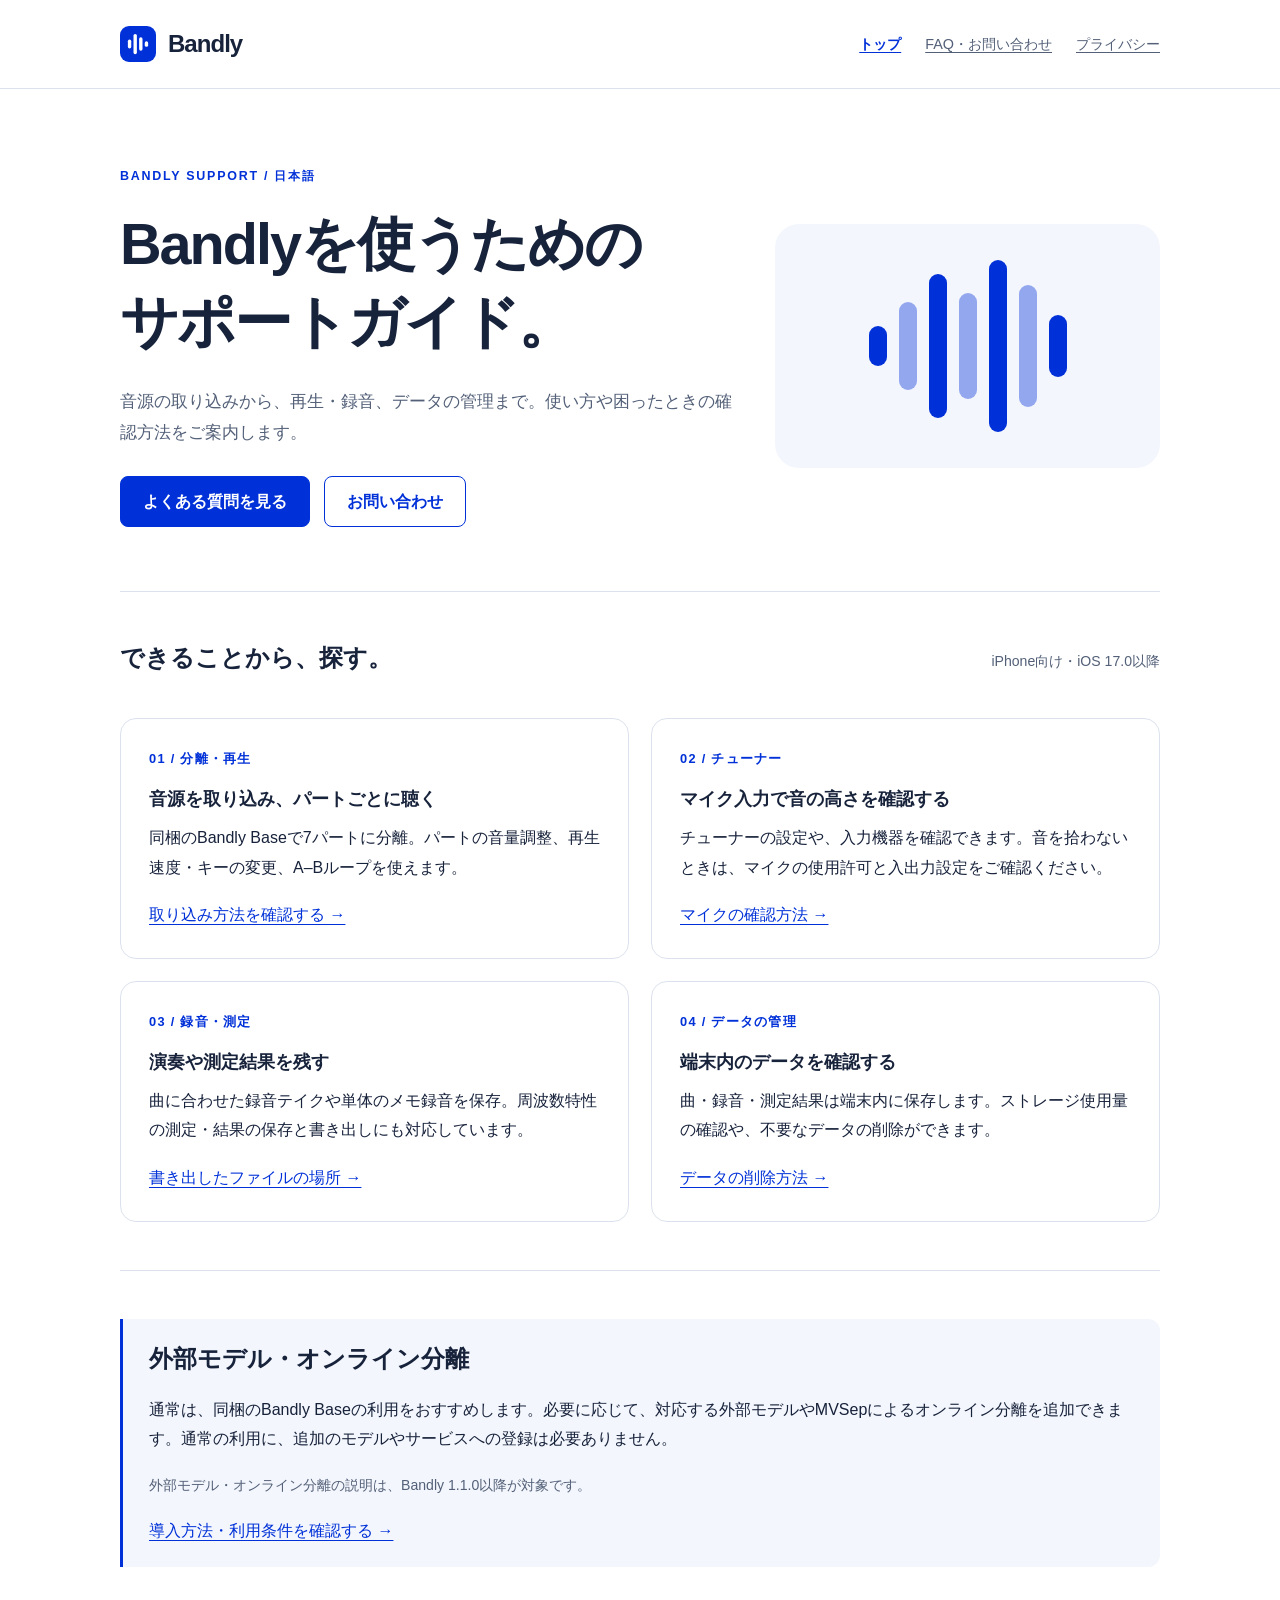
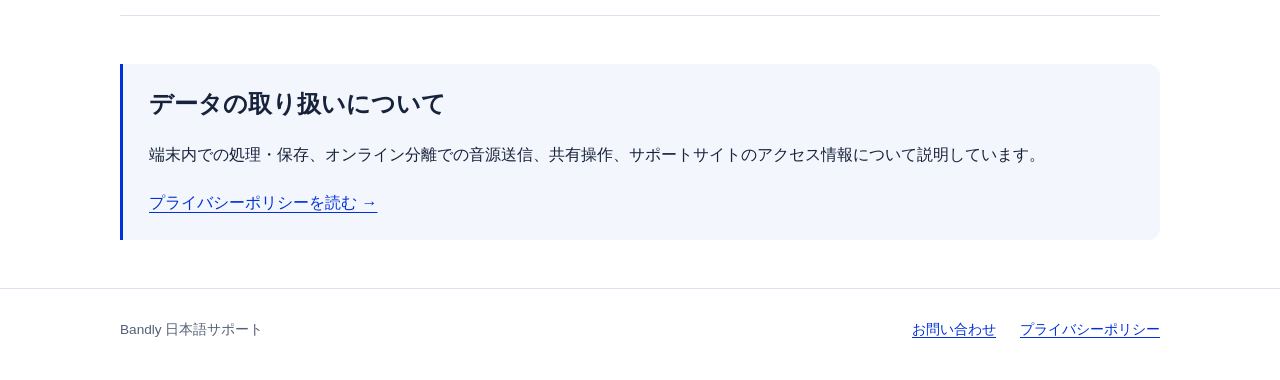
<file: support-site/index.html>
<!doctype html>
<html lang="ja">
<head>
  <meta charset="utf-8">
  <meta name="viewport" content="width=device-width, initial-scale=1">
  <meta name="description" content="Bandlyの日本語サポートサイト。使い方、よくある質問、お問い合わせ先、プライバシーポリシーをご案内します。">
  <title>Bandly｜日本語サポート</title>
  <link rel="icon" href="assets/favicon.svg" type="image/svg+xml">
  <link rel="stylesheet" href="assets/style.css">
</head>
<body>
  <a class="skip" href="#main">本文へ移動</a>
  <header class="site-header"><div class="wrap header-inner">
    <a class="brand" href="./"><img src="assets/favicon.svg" alt="" width="36" height="36">Bandly</a>
    <nav class="site-nav" aria-label="メインナビゲーション">
      <a href="./" aria-current="page">トップ</a><a href="support.html">FAQ・お問い合わせ</a><a href="privacy.html">プライバシー</a>
    </nav>
  </div></header>
  <main id="main" class="wrap">
    <section class="hero" aria-labelledby="title">
      <div><p class="eyebrow">BANDLY SUPPORT / 日本語</p>
        <h1 id="title">Bandlyを使うための<br>サポートガイド。</h1>
        <p class="lead">音源の取り込みから、再生・録音、データの管理まで。使い方や困ったときの確認方法をご案内します。</p>
        <div class="actions"><a class="button primary" href="support.html">よくある質問を見る</a><a class="button" href="support.html#contact">お問い合わせ</a></div>
      </div>
      <div class="signal" aria-hidden="true"><i style="--height:40px"></i><i style="--height:88px"></i><i style="--height:144px"></i><i style="--height:106px"></i><i style="--height:172px"></i><i style="--height:122px"></i><i style="--height:62px"></i></div>
    </section>
    <section class="section" aria-labelledby="features">
      <div class="section-heading"><h2 id="features">できることから、探す。</h2><p class="small">iPhone向け・iOS 17.0以降</p></div>
      <div class="grid">
        <article class="card"><p class="number">01 / 分離・再生</p><h3>音源を取り込み、パートごとに聴く</h3><p>同梱のBandly Baseで7パートに分離。パートの音量調整、再生速度・キーの変更、A–Bループを使えます。</p><a href="support.html#import">取り込み方法を確認する →</a></article>
        <article class="card"><p class="number">02 / チューナー</p><h3>マイク入力で音の高さを確認する</h3><p>チューナーの設定や、入力機器を確認できます。音を拾わないときは、マイクの使用許可と入出力設定をご確認ください。</p><a href="support.html#microphone">マイクの確認方法 →</a></article>
        <article class="card"><p class="number">03 / 録音・測定</p><h3>演奏や測定結果を残す</h3><p>曲に合わせた録音テイクや単体のメモ録音を保存。周波数特性の測定・結果の保存と書き出しにも対応しています。</p><a href="support.html#export">書き出したファイルの場所 →</a></article>
        <article class="card"><p class="number">04 / データの管理</p><h3>端末内のデータを確認する</h3><p>曲・録音・測定結果は端末内に保存します。ストレージ使用量の確認や、不要なデータの削除ができます。</p><a href="support.html#storage">データの削除方法 →</a></article>
      </div>
    </section>
    <section class="section" aria-labelledby="external-models"><div class="note"><h2 id="external-models">外部モデル・オンライン分離</h2><p>通常は、同梱のBandly Baseの利用をおすすめします。必要に応じて、対応する外部モデルやMVSepによるオンライン分離を追加できます。通常の利用に、追加のモデルやサービスへの登録は必要ありません。</p><p class="small">外部モデル・オンライン分離の説明は、Bandly 1.1.0以降が対象です。</p><a href="support.html#external-models">導入方法・利用条件を確認する →</a></div></section>
    <section class="section" aria-labelledby="privacy"><div class="note"><h2 id="privacy">データの取り扱いについて</h2><p>端末内での処理・保存、オンライン分離での音源送信、共有操作、サポートサイトのアクセス情報について説明しています。</p><a href="privacy.html">プライバシーポリシーを読む →</a></div></section>
  </main>
  <footer class="site-footer"><div class="wrap footer-inner"><p>Bandly 日本語サポート</p><div class="footer-links"><a href="support.html#contact">お問い合わせ</a><a href="privacy.html">プライバシーポリシー</a></div></div></footer>
</body>
</html>
</file>
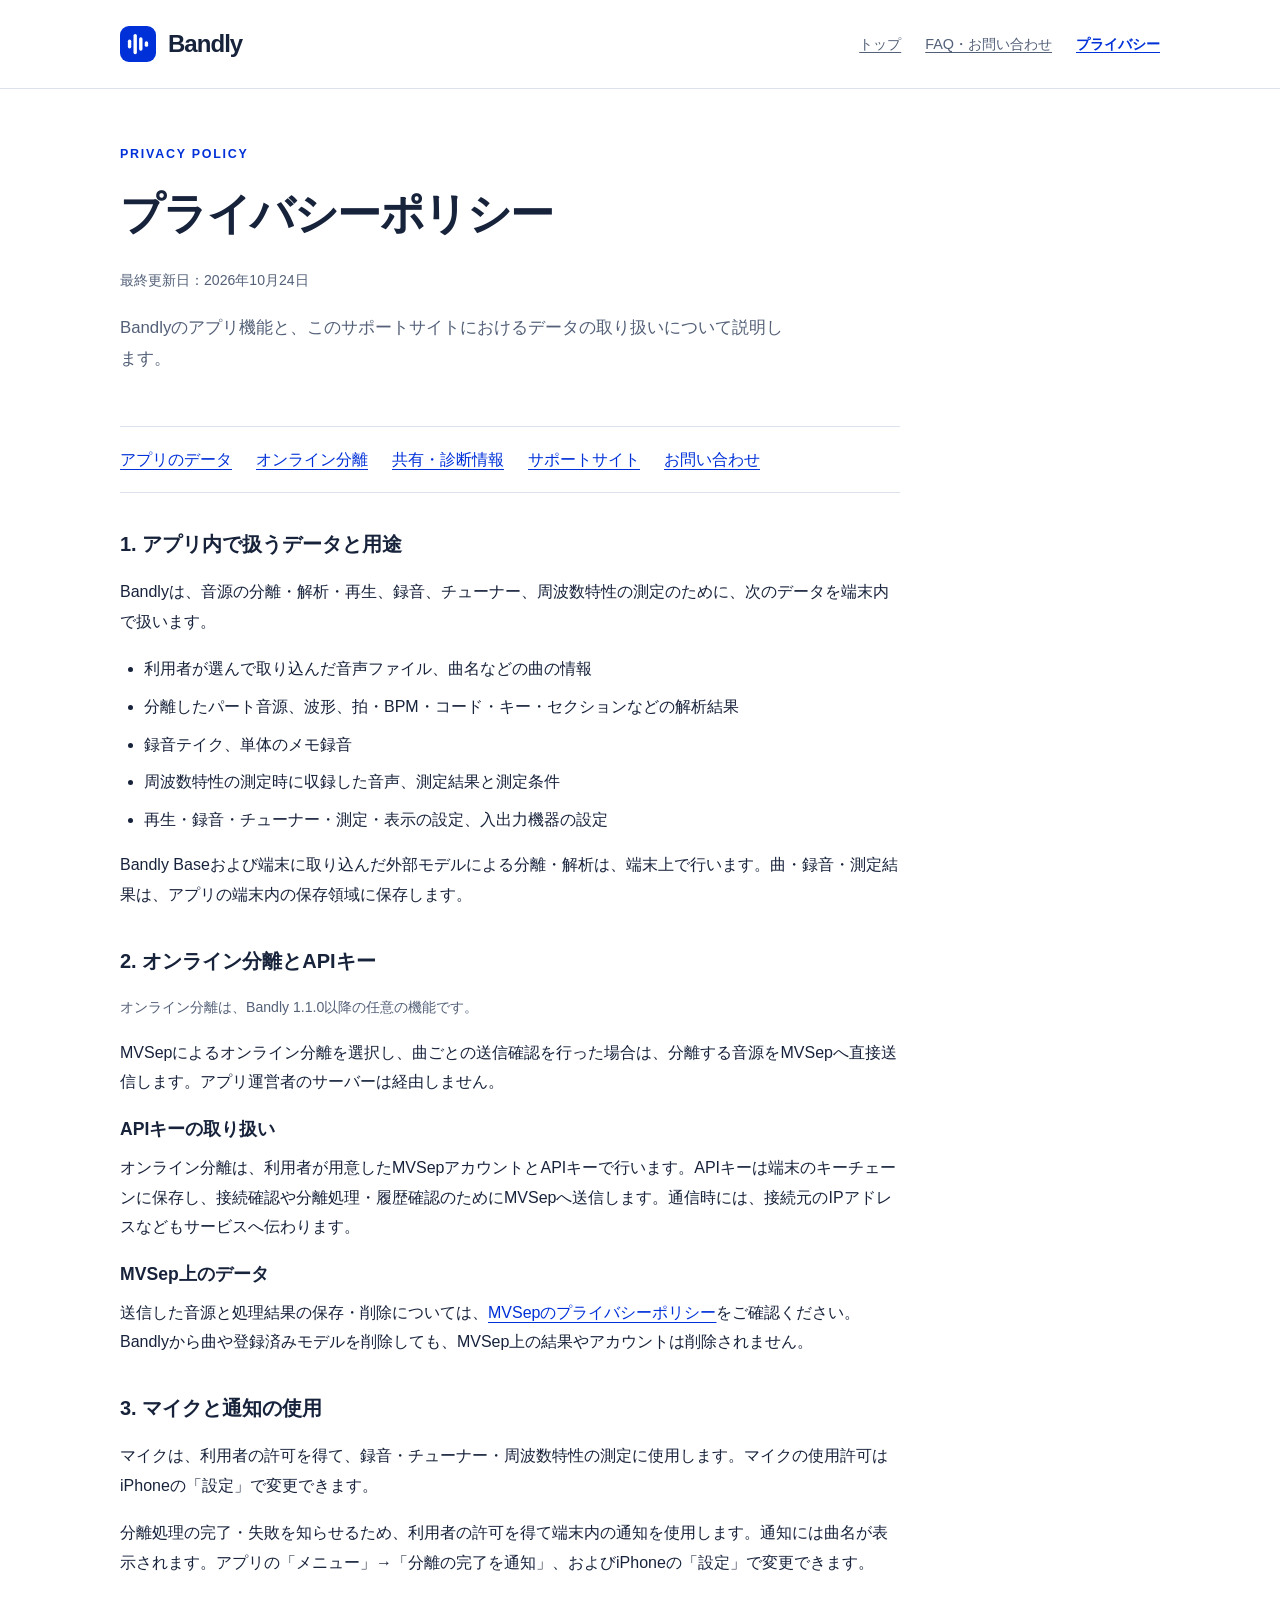
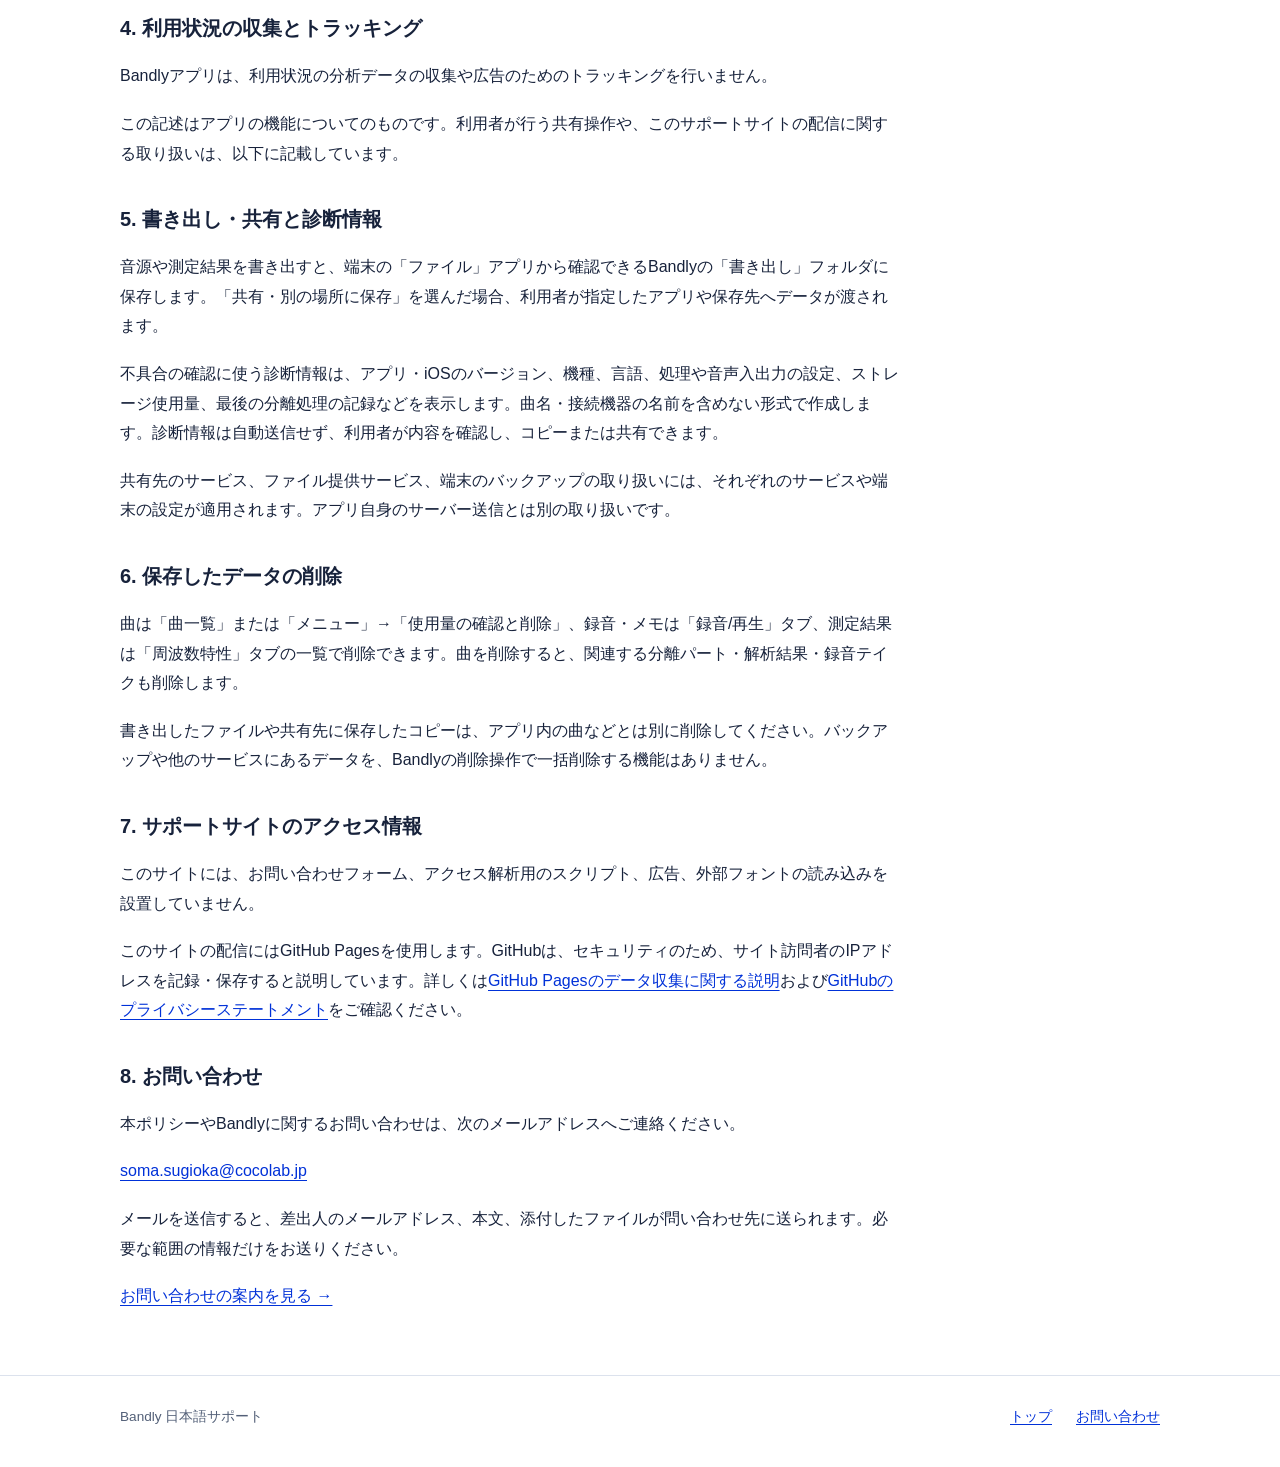
<file: support-site/privacy.html>
<!doctype html>
<html lang="ja">
<head>
  <meta charset="utf-8">
  <meta name="viewport" content="width=device-width, initial-scale=1">
  <meta name="description" content="Bandlyのプライバシーポリシー。端末内処理、MVSepへの音源送信、APIキー、共有、診断情報とサポートサイトの取り扱いを説明します。">
  <title>プライバシーポリシー｜Bandly</title>
  <link rel="icon" href="assets/favicon.svg" type="image/svg+xml">
  <link rel="stylesheet" href="assets/style.css">
</head>
<body>
  <a class="skip" href="#main">本文へ移動</a>
  <header class="site-header"><div class="wrap header-inner">
    <a class="brand" href="./"><img src="assets/favicon.svg" alt="" width="36" height="36">Bandly</a>
    <nav class="site-nav" aria-label="メインナビゲーション"><a href="./">トップ</a><a href="support.html">FAQ・お問い合わせ</a><a href="privacy.html" aria-current="page">プライバシー</a></nav>
  </div></header>
  <main id="main" class="wrap">
    <div class="page-head"><p class="eyebrow">PRIVACY POLICY</p><h1>プライバシーポリシー</h1><p class="small">最終更新日：2026年10月24日</p><p class="lead">Bandlyのアプリ機能と、このサポートサイトにおけるデータの取り扱いについて説明します。</p></div>
    <div class="content policy">
      <nav class="toc" aria-label="ページ内ナビゲーション"><a href="#app-data">アプリのデータ</a><a href="#online">オンライン分離</a><a href="#sharing">共有・診断情報</a><a href="#website">サポートサイト</a><a href="#contact">お問い合わせ</a></nav>
      <section id="app-data"><h2>1. アプリ内で扱うデータと用途</h2><p>Bandlyは、音源の分離・解析・再生、録音、チューナー、周波数特性の測定のために、次のデータを端末内で扱います。</p><ul><li>利用者が選んで取り込んだ音声ファイル、曲名などの曲の情報</li><li>分離したパート音源、波形、拍・BPM・コード・キー・セクションなどの解析結果</li><li>録音テイク、単体のメモ録音</li><li>周波数特性の測定時に収録した音声、測定結果と測定条件</li><li>再生・録音・チューナー・測定・表示の設定、入出力機器の設定</li></ul><p>Bandly Baseおよび端末に取り込んだ外部モデルによる分離・解析は、端末上で行います。曲・録音・測定結果は、アプリの端末内の保存領域に保存します。</p></section>
      <section id="online"><h2>2. オンライン分離とAPIキー</h2>
        <p class="small">オンライン分離は、Bandly 1.1.0以降の任意の機能です。</p>
        <p>MVSepによるオンライン分離を選択し、曲ごとの送信確認を行った場合は、分離する音源をMVSepへ直接送信します。アプリ運営者のサーバーは経由しません。</p>
        <h3>APIキーの取り扱い</h3><p>オンライン分離は、利用者が用意したMVSepアカウントとAPIキーで行います。APIキーは端末のキーチェーンに保存し、接続確認や分離処理・履歴確認のためにMVSepへ送信します。通信時には、接続元のIPアドレスなどもサービスへ伝わります。</p>
        <h3>MVSep上のデータ</h3><p>送信した音源と処理結果の保存・削除については、<a href="https://mvsep.com/en/privacy-policy">MVSepのプライバシーポリシー</a>をご確認ください。Bandlyから曲や登録済みモデルを削除しても、MVSep上の結果やアカウントは削除されません。</p>
      </section>
      <section><h2>3. マイクと通知の使用</h2><p>マイクは、利用者の許可を得て、録音・チューナー・周波数特性の測定に使用します。マイクの使用許可はiPhoneの「設定」で変更できます。</p><p>分離処理の完了・失敗を知らせるため、利用者の許可を得て端末内の通知を使用します。通知には曲名が表示されます。アプリの「メニュー」→「分離の完了を通知」、およびiPhoneの「設定」で変更できます。</p></section>
      <section><h2>4. 利用状況の収集とトラッキング</h2><p>Bandlyアプリは、利用状況の分析データの収集や広告のためのトラッキングを行いません。</p><p>この記述はアプリの機能についてのものです。利用者が行う共有操作や、このサポートサイトの配信に関する取り扱いは、以下に記載しています。</p></section>
      <section id="sharing"><h2>5. 書き出し・共有と診断情報</h2><p>音源や測定結果を書き出すと、端末の「ファイル」アプリから確認できるBandlyの「書き出し」フォルダに保存します。「共有・別の場所に保存」を選んだ場合、利用者が指定したアプリや保存先へデータが渡されます。</p><p>不具合の確認に使う診断情報は、アプリ・iOSのバージョン、機種、言語、処理や音声入出力の設定、ストレージ使用量、最後の分離処理の記録などを表示します。曲名・接続機器の名前を含めない形式で作成します。診断情報は自動送信せず、利用者が内容を確認し、コピーまたは共有できます。</p><p>共有先のサービス、ファイル提供サービス、端末のバックアップの取り扱いには、それぞれのサービスや端末の設定が適用されます。アプリ自身のサーバー送信とは別の取り扱いです。</p></section>
      <section><h2>6. 保存したデータの削除</h2><p>曲は「曲一覧」または「メニュー」→「使用量の確認と削除」、録音・メモは「録音/再生」タブ、測定結果は「周波数特性」タブの一覧で削除できます。曲を削除すると、関連する分離パート・解析結果・録音テイクも削除します。</p><p>書き出したファイルや共有先に保存したコピーは、アプリ内の曲などとは別に削除してください。バックアップや他のサービスにあるデータを、Bandlyの削除操作で一括削除する機能はありません。</p></section>
      <section id="website"><h2>7. サポートサイトのアクセス情報</h2><p>このサイトには、お問い合わせフォーム、アクセス解析用のスクリプト、広告、外部フォントの読み込みを設置していません。</p><p>このサイトの配信にはGitHub Pagesを使用します。GitHubは、セキュリティのため、サイト訪問者のIPアドレスを記録・保存すると説明しています。詳しくは<a href="https://docs.github.com/en/pages/getting-started-with-github-pages/what-is-github-pages#data-collection">GitHub Pagesのデータ収集に関する説明</a>および<a href="https://docs.github.com/en/site-policy/privacy-policies/github-general-privacy-statement">GitHubのプライバシーステートメント</a>をご確認ください。</p></section>
      <section id="contact"><h2>8. お問い合わせ</h2><p>本ポリシーやBandlyに関するお問い合わせは、次のメールアドレスへご連絡ください。</p><p><a href="mailto:soma.sugioka@cocolab.jp">soma.sugioka@cocolab.jp</a></p><p>メールを送信すると、差出人のメールアドレス、本文、添付したファイルが問い合わせ先に送られます。必要な範囲の情報だけをお送りください。</p><a href="support.html#contact">お問い合わせの案内を見る →</a></section>
    </div>
  </main>
  <footer class="site-footer"><div class="wrap footer-inner"><p>Bandly 日本語サポート</p><div class="footer-links"><a href="./">トップ</a><a href="support.html#contact">お問い合わせ</a></div></div></footer>
</body>
</html>
</file>
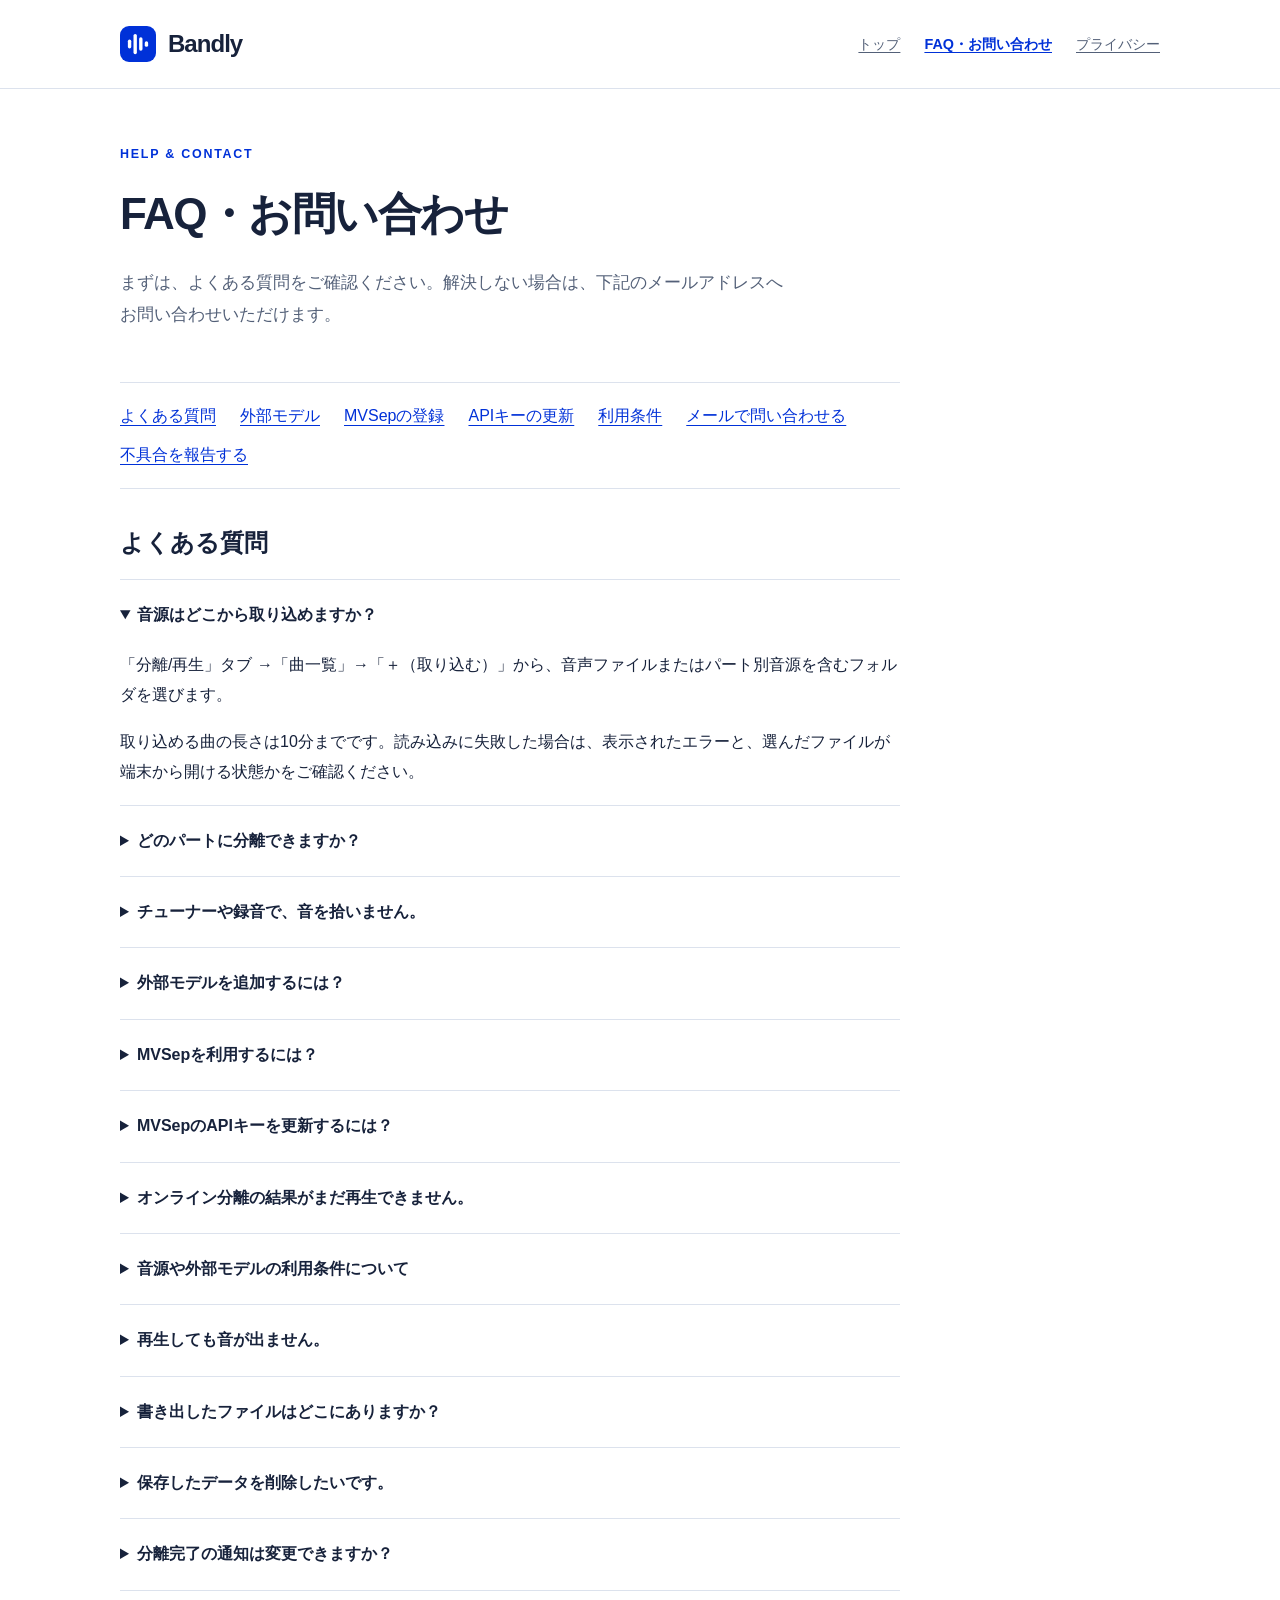
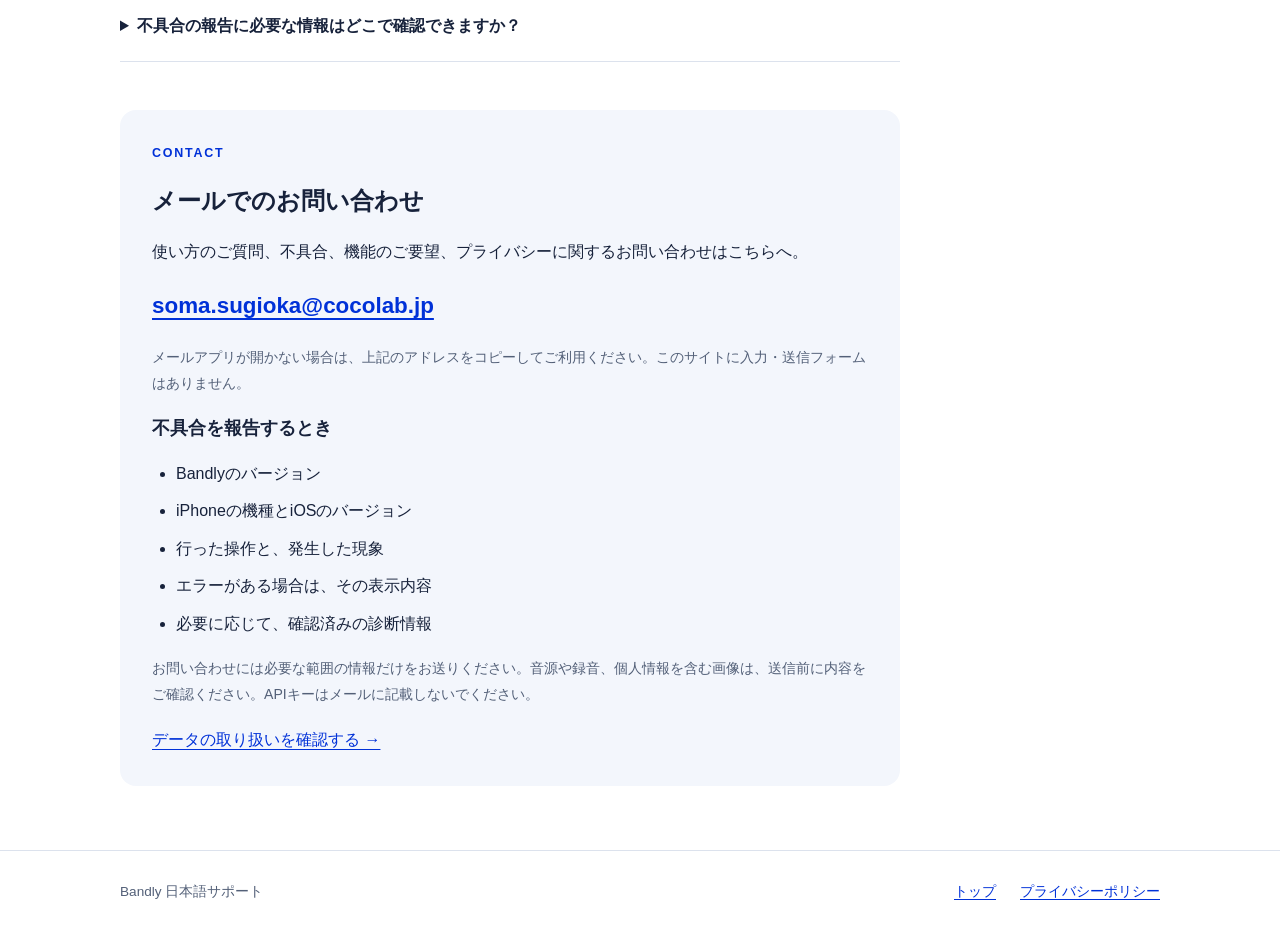
<file: support-site/support.html>
<!doctype html>
<html lang="ja">
<head>
  <meta charset="utf-8">
  <meta name="viewport" content="width=device-width, initial-scale=1">
  <meta name="description" content="BandlyのFAQとお問い合わせ先。外部モデルの導入、MVSepの登録とAPIキー更新、音源の取り込み、データ削除をご案内します。">
  <title>FAQ・お問い合わせ｜Bandly</title>
  <link rel="icon" href="assets/favicon.svg" type="image/svg+xml">
  <link rel="stylesheet" href="assets/style.css">
</head>
<body>
  <a class="skip" href="#main">本文へ移動</a>
  <header class="site-header"><div class="wrap header-inner">
    <a class="brand" href="./"><img src="assets/favicon.svg" alt="" width="36" height="36">Bandly</a>
    <nav class="site-nav" aria-label="メインナビゲーション"><a href="./">トップ</a><a href="support.html" aria-current="page">FAQ・お問い合わせ</a><a href="privacy.html">プライバシー</a></nav>
  </div></header>
  <main id="main" class="wrap">
    <div class="page-head"><p class="eyebrow">HELP &amp; CONTACT</p><h1>FAQ・お問い合わせ</h1><p class="lead">まずは、よくある質問をご確認ください。解決しない場合は、下記のメールアドレスへお問い合わせいただけます。</p></div>
    <div class="content">
      <nav class="toc" aria-label="ページ内ナビゲーション"><a href="#faq">よくある質問</a><a href="#external-models">外部モデル</a><a href="#mvsep">MVSepの登録</a><a href="#api-key">APIキーの更新</a><a href="#usage-rights">利用条件</a><a href="#contact">メールで問い合わせる</a><a href="#report">不具合を報告する</a></nav>
      <h2 id="faq">よくある質問</h2>
      <div class="faq">
        <details id="import" open><summary>音源はどこから取り込めますか？</summary><div><p>「分離/再生」タブ →「曲一覧」→「＋（取り込む）」から、音声ファイルまたはパート別音源を含むフォルダを選びます。</p><p>取り込める曲の長さは10分までです。読み込みに失敗した場合は、表示されたエラーと、選んだファイルが端末から開ける状態かをご確認ください。</p></div></details>
        <details><summary>どのパートに分離できますか？</summary><div><p>同梱のBandly Baseは、ボーカル・ドラム・ベース・ギター・ピアノ・ブラス・その他の7パートを出力します。分離処理は端末上で行います。</p><p>分離結果は元の音源によって異なります。必要なパートの音量を調整してご利用ください。</p></div></details>
        <details id="microphone"><summary>チューナーや録音で、音を拾いません。</summary><div><ol><li>Bandlyのマイク使用を許可しているか、iPhoneの「設定」で確認してください。</li><li>「メニュー」→「入出力の詳細設定」で、入力機器と入力レベルをご確認ください。</li><li>外部機器を使用する場合は、接続と選択中の入力をご確認ください。</li></ol><p>マイクは、録音・チューナー・周波数特性の測定に使用します。</p></div></details>
        <details id="external-models"><summary>外部モデルを追加するには？</summary><div>
          <p class="small">外部モデル・オンライン分離の説明は、Bandly 1.1.0以降が対象です。</p>
          <p>通常は、同梱のBandly Baseの利用をおすすめします。外部モデルは、必要に応じて追加する任意の機能です。通常の利用に、追加のモデルやサービスへの登録は必要ありません。</p>
          <p>Bandlyで技術的な互換性を確認しているDemucs系のファイルは、次のONNXファイルです。</p>
          <ul><li><code>htdemucs_6s.onnx</code></li><li><code>htdemucs_6s_fp16weights.onnx</code></li></ul>
          <p>ファイルは、<a href="https://huggingface.co/StemSplitio/htdemucs-6s-onnx/tree/main">Demucs系ONNXモデルのダウンロードページ（StemSplitio／Hugging Face）</a>で確認できます。</p>
          <p>このページの掲載は、取得・利用の推奨や利用許諾の保証を意味しません。配布元と元のモデルの利用条件を確認し、ご自身の用途で利用できるファイルをご用意ください。</p>
          <ol><li>ファイルをiPhoneの「ファイル」アプリから選べる場所に保存します。</li><li>Bandlyの「メニュー」→「分離モデル」→「外部モデルを取り込む」→「ファイルから」を開き、ファイルを選択します。</li><li>検査結果を確認し、使用可能になったら「このモデルを使う」を選択します。</li></ol>
          <p>同じファイル名でも、内容が異なるものは使用できない場合があります。また、端末の空きメモリによっては実行できません。</p>
        </div></details>
        <details id="mvsep"><summary>MVSepを利用するには？</summary><div>
          <p>MVSepは、音源をサービスへ送信して分離する任意のオンライン機能です（Bandly 1.1.0以降）。ご自身のMVSepアカウントとAPIキーが必要です。</p>
          <h3>APIキーの取得と登録</h3>
          <ol><li><a href="https://mvsep.com/">MVSep公式サイト</a>でアカウントを作成し、ログインします。すでにアカウントがある場合は、そのアカウントでログインしてください。</li><li><a href="https://mvsep.com/user-api">APIキーページ</a>を開き、画面の案内に従ってAPIキーを取得・コピーします。</li><li>Bandlyの「メニュー」→「分離モデル」→「外部モデルを取り込む」→「API キーで追加」を開きます。</li><li>サービス欄に「MVSep」、APIキー欄に取得したキーを入力し、「追加」を押します。</li><li>検査後に「MVSep（吹奏楽）」または「MVSep（バンド）」を開き、「このモデルを使う」を選択します。</li></ol>
          <p>吹奏楽では、トランペット・トロンボーン・ホルン・チューバ・サックス・フルート・クラリネットとその他の8パート、バンドでは、ボーカル・ドラム・ベース・ギター・ピアノとその他の6パートを扱います。分離結果は元の音源によって異なります。</p>
          <p>音源の取り込み時には、表示される送信先・費用の説明を確認してから「確認して送信を開始」を押してください。利用条件・費用は、ご自身のアカウントと処理内容に従います。詳しくは<a href="privacy.html#online">オンライン分離とAPIキーの取り扱い</a>をご確認ください。</p>
        </div></details>
        <details id="api-key"><summary>MVSepのAPIキーを更新するには？</summary><div>
          <p>APIキーは、無効になった場合やMVSepから更新の案内があった場合に、再発行・再登録が必要です。定期的にMVSepの案内を確認してください。</p>
          <p>Bandlyに「API キーの更新が必要」と表示された場合は、次の手順で更新します。</p>
          <ol><li>MVSepにログインし、<a href="https://mvsep.com/user-api">APIキーページ</a>で新しいキーを取得します。</li><li>Bandlyの「メニュー」→「分離モデル」から、登録済みの「MVSep（吹奏楽）」または「MVSep（バンド）」を開きます。</li><li>「API キーを変更」を押し、新しいキーを入力して「変更」を押します。</li></ol>
          <p>同じキーを共有する登録済みモデルにも、変更が反映されます。</p>
          <p>APIキーが無効な間は、新しい分離処理の送信が止まります。すでにMVSepで受け付けられた処理の進行確認と、結果の取得は継続します。</p>
          <p>APIキーは第三者に共有せず、問い合わせメールにも記載しないでください。</p>
        </div></details>
        <details id="online-progress"><summary>オンライン分離の結果がまだ再生できません。</summary><div><p>曲の「⋯」→「処理状況の確認」で、サービス側の処理、結果の取得、音源の検証、再生準備の状況を確認できます。</p><p>一時的な通信失敗では、結果の取得を自動で再試行します。自動で復帰しない場合は、同じ画面の案内に従ってください。結果の再取得や保存済み結果の再検証は、新たに分離を依頼する操作とは異なります。</p><p>受付済みの分離はサービス側で進みます。アプリ側の処理が進まない場合は、Bandlyを開いて前面に戻してください。アプリで停止しても、サービス側の処理取消や返金が確定するわけではありません。</p></div></details>
        <details id="usage-rights"><summary>音源や外部モデルの利用条件について</summary><div><p>音源の取り込み・オンライン送信・分離結果の利用に必要な権利や許諾をご確認ください。</p><p>外部モデルには、その配布元や元のモデルの利用条件が適用されます。MVSepには、<a href="https://mvsep.com/en/terms">サービスの利用規約</a>と、利用するモデルごとの条件が適用されます。</p><p>Bandlyで技術的に読み込み・実行できることは、あらゆる用途での利用が許諾されていることを意味しません。</p></div></details>
        <details><summary>再生しても音が出ません。</summary><div><p>iPhoneと接続機器の音量、選択している出力先、各パートの音量・ミュートをご確認ください。「メニュー」→「入出力の詳細設定」でも現在の機器を確認できます。</p></div></details>
        <details id="export"><summary>書き出したファイルはどこにありますか？</summary><div><p>iPhoneの「ファイル」アプリ →「このiPhone内」→「Bandly」→「書き出し」に保存されます。</p><p>書き出し完了画面の「共有・別の場所に保存」から、共有先や別の保存先を選べます。共有先に送ったファイルは、そのサービスやアプリでも管理してください。</p></div></details>
        <details id="storage"><summary>保存したデータを削除したいです。</summary><div><ul><li><strong>曲：</strong>「曲一覧」、または「メニュー」→「使用量の確認と削除」で削除します。曲に関連する分離パート・解析結果・録音テイクも削除されます。</li><li><strong>録音・メモ：</strong>「録音/再生」タブの一覧で削除します。</li><li><strong>測定結果：</strong>「周波数特性」タブの一覧で削除します。</li><li><strong>一時ファイル：</strong>「メニュー」→「使用量の確認と削除」→「一時ファイルを削除」で整理できます。</li></ul><p>書き出したファイルや、共有先・別の保存先にあるコピーは別に削除してください。必要な音源は、削除前に書き出して保存してください。</p></div></details>
        <details id="notifications"><summary>分離完了の通知は変更できますか？</summary><div><p>「メニュー」→「分離の完了を通知」で切り替えます。通知が届かない場合は、iPhoneの「設定」でBandlyの通知が許可されているかをご確認ください。通知には曲名が表示されます。</p><p>MVSepでは、サービス側の分離完了後、結果の取得と端末内での再生準備が必要です。開始済みの再生準備が、iOSの許可する時間内にバックグラウンドで完了した場合は、通知設定に従って完了を通知します。サービス側の分離完了だけでは通知されません。準備が中断された場合は、Bandlyを前面に戻すと再開します。</p></div></details>
        <details><summary>不具合の報告に必要な情報はどこで確認できますか？</summary><div><p>「メニュー」→「このアプリについて」でバージョンを確認できます。同じ画面の「診断情報」から、アプリ・端末・設定の情報を表示し、コピーまたは共有できます。</p><p>診断情報は自動送信されません。内容をご確認のうえ、必要に応じて報告に添えてください。</p></div></details>
      </div>
      <section id="contact" class="contact" aria-labelledby="contact-title">
        <p class="eyebrow">CONTACT</p><h2 id="contact-title">メールでのお問い合わせ</h2><p>使い方のご質問、不具合、機能のご要望、プライバシーに関するお問い合わせはこちらへ。</p>
        <p class="email"><a href="mailto:soma.sugioka@cocolab.jp">soma.sugioka@cocolab.jp</a></p>
        <p class="small">メールアプリが開かない場合は、上記のアドレスをコピーしてご利用ください。このサイトに入力・送信フォームはありません。</p>
        <h3 id="report">不具合を報告するとき</h3><ul><li>Bandlyのバージョン</li><li>iPhoneの機種とiOSのバージョン</li><li>行った操作と、発生した現象</li><li>エラーがある場合は、その表示内容</li><li>必要に応じて、確認済みの診断情報</li></ul>
        <p class="small">お問い合わせには必要な範囲の情報だけをお送りください。音源や録音、個人情報を含む画像は、送信前に内容をご確認ください。APIキーはメールに記載しないでください。</p><a href="privacy.html">データの取り扱いを確認する →</a>
      </section>
    </div>
  </main>
  <footer class="site-footer"><div class="wrap footer-inner"><p>Bandly 日本語サポート</p><div class="footer-links"><a href="./">トップ</a><a href="privacy.html">プライバシーポリシー</a></div></div></footer>
</body>
</html>
</file>
<file: support-site/assets/style.css>
:root{color-scheme:light;--ink:#17223b;--muted:#536078;--blue:#0031d8;--line:#dce2ed;--paper:#fff;--wash:#f3f6fc;--radius:16px;font-family:-apple-system,BlinkMacSystemFont,"Hiragino Sans","Noto Sans JP","Yu Gothic",sans-serif;font-size:16px;line-height:1.85;color:var(--ink);background:var(--paper)}
*{box-sizing:border-box}body{margin:0}a{color:var(--blue);text-underline-offset:.22em;overflow-wrap:anywhere}a:hover{text-decoration-thickness:2px}a:focus-visible,summary:focus-visible{outline:3px solid var(--blue);outline-offset:5px;border-radius:3px}h1,h2,h3,p{margin-top:0}h1{font-size:clamp(2rem,5vw,3.6rem);line-height:1.35;letter-spacing:-.035em;margin-bottom:24px}h2{font-size:1.5rem;line-height:1.5;margin-bottom:18px}h3{font-size:1.1rem;line-height:1.6;margin-bottom:10px}p{margin-bottom:18px}ul,ol{padding-left:1.5em}li+li{margin-top:8px}.wrap{width:min(1040px,calc(100% - 48px));margin-inline:auto}.skip{position:absolute;left:16px;top:-100px;padding:10px 20px;background:#fff;z-index:2}.skip:focus{top:12px}.site-header{border-bottom:1px solid var(--line)}.header-inner{display:flex;align-items:center;justify-content:space-between;gap:24px;min-height:88px}.brand{display:inline-flex;gap:12px;align-items:center;color:var(--ink);text-decoration:none;font-size:1.5rem;font-weight:750;letter-spacing:-.04em}.brand img{width:36px;height:36px}.site-nav{display:flex;flex-wrap:wrap;gap:8px 24px;font-size:.9rem}.site-nav a{color:var(--muted);padding-block:10px}.site-nav a[aria-current=page]{color:var(--blue);font-weight:700}.hero{display:grid;grid-template-columns:1.6fr 1fr;gap:40px;align-items:center;padding-block:76px 64px}.eyebrow{font-size:.78rem;font-weight:750;letter-spacing:.14em;color:var(--blue);margin-bottom:18px}.lead{font-size:1.05rem;color:var(--muted);max-width:40em}.actions{display:flex;flex-wrap:wrap;gap:14px;margin-top:28px}.button{display:inline-flex;align-items:center;justify-content:center;min-height:48px;padding:10px 22px;border-radius:8px;font-weight:700;text-decoration:none;border:1px solid var(--blue);color:var(--blue);background:#fff}.button.primary{color:#fff;background:var(--blue)}.button:hover{box-shadow:0 3px 12px #0031d81a}.signal{height:244px;background:var(--wash);border-radius:24px;display:flex;gap:12px;align-items:center;justify-content:center;padding:32px}.signal i{display:block;flex:1;max-width:18px;border-radius:10px;background:var(--blue);height:var(--height)}.signal i:nth-child(even){opacity:.4}.section{padding-block:48px;border-top:1px solid var(--line)}.section-heading{display:flex;justify-content:space-between;align-items:baseline;gap:24px;margin-bottom:24px}.grid{display:grid;grid-template-columns:repeat(2,minmax(0,1fr));gap:22px}.card{border:1px solid var(--line);border-radius:var(--radius);padding:28px}.card p:last-child{margin-bottom:0}.number{font-variant-numeric:tabular-nums;color:var(--blue);font-size:.8rem;font-weight:700;letter-spacing:.1em;margin-bottom:14px}.note{background:var(--wash);border-left:3px solid var(--blue);padding:22px 26px;border-radius:0 12px 12px 0}.note p:last-child{margin-bottom:0}.page-head{padding-block:54px 34px;max-width:780px}.page-head h1{font-size:clamp(2rem,4vw,2.75rem)}.content{max-width:780px;padding-bottom:64px}.toc{display:flex;flex-wrap:wrap;gap:10px 24px;padding-block:18px;border-block:1px solid var(--line);margin-bottom:36px}.faq{border-top:1px solid var(--line)}details{border-bottom:1px solid var(--line)}summary{cursor:pointer;padding:22px 34px 22px 0;font-weight:700;line-height:1.65}details>div{padding:0 0 18px}details p:last-child{margin-bottom:0}.contact{margin-top:48px;padding:32px;background:var(--wash);border-radius:var(--radius)}.email{font-size:clamp(1.05rem,3.7vw,1.4rem);font-weight:700}.small{font-size:.88rem;color:var(--muted)}.policy section{margin-top:36px;scroll-margin-top:24px}.policy h2{font-size:1.25rem}.site-footer{border-top:1px solid var(--line);padding-block:28px 38px;color:var(--muted);font-size:.85rem}.footer-inner{display:flex;justify-content:space-between;flex-wrap:wrap;gap:14px}.footer-links{display:flex;flex-wrap:wrap;gap:12px 24px}.site-footer p{margin:0}#contact{scroll-margin-top:24px}::selection{background:#dae4ff}
@media(max-width:700px){.wrap{width:calc(100% - 36px)}.header-inner{align-items:flex-start;flex-direction:column;gap:8px;padding-block:18px}.site-nav{gap:4px 18px;font-size:.82rem}.hero{grid-template-columns:1fr;padding-block:42px;gap:30px}.signal{height:120px;border-radius:16px;padding:22px 46px}.signal i{height:calc(var(--height) * .45)}.grid{grid-template-columns:1fr}.section{padding-block:32px}.section-heading{display:block}.card{padding:24px}.page-head{padding-top:36px}.contact{padding:24px}.footer-inner{flex-direction:column}.actions .button{flex:1;white-space:nowrap}}
@media print{.site-nav,.signal,.skip,.actions{display:none}body{color:#000}.wrap{width:100%}.hero,.page-head{padding-block:20px}.site-footer{margin-top:20px}a{color:#000}.card,.contact,.note{break-inside:avoid}}
</file>
